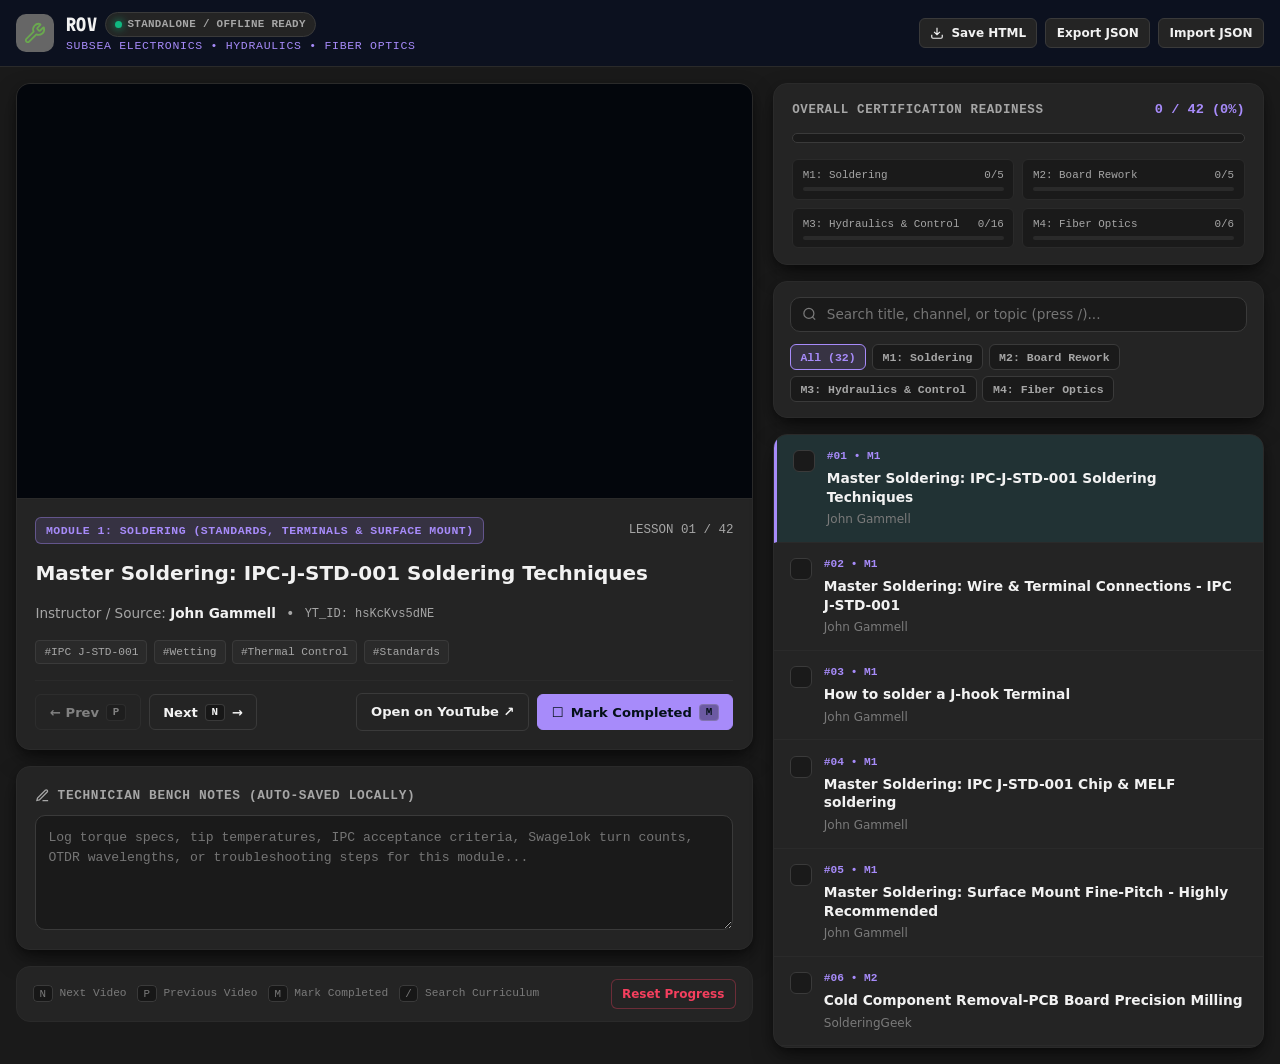
<file: index.html>
<!DOCTYPE html>
<html lang="en" class="dark">
<head>
  <meta charset="UTF-8" />
  <meta name="viewport" content="width=device-width, initial-scale=1.0, maximum-scale=5.0" />
  <meta name="theme-color" content="#1a1a1a" />
  <meta name="apple-mobile-web-app-capable" content="yes" />
  <meta name="apple-mobile-web-app-status-bar-style" content="black-translucent" />
  <meta name="apple-mobile-web-app-title" content="ROV" />
  <meta name="description" content="Complete ROV covering Soldering, Board Rework, Hydraulics, Fiber Optics, Electrical/HV Safety, Schematics, LARS, and HSEQ." />
  <title>ROV</title>
  <link rel="manifest" href="manifest.webmanifest" />
  <link rel="icon" href="favicon.ico" sizes="48x48" />
  <link rel="icon" href="favicon.svg" type="image/svg+xml" />
  <link rel="apple-touch-icon" href="apple-touch-icon.png" />
  <link rel="apple-touch-startup-image" href="splash/splash-iphone-se-750x1334.png" media="(device-width: 375px) and (device-height: 667px) and (-webkit-device-pixel-ratio: 2) and (orientation: portrait)" />
  <link rel="apple-touch-startup-image" href="splash/splash-iphone-13-14-1170x2532.png" media="(device-width: 390px) and (device-height: 844px) and (-webkit-device-pixel-ratio: 3) and (orientation: portrait)" />
  <link rel="apple-touch-startup-image" href="splash/splash-iphone-15-16-1179x2556.png" media="(device-width: 393px) and (device-height: 852px) and (-webkit-device-pixel-ratio: 3) and (orientation: portrait)" />
  <link rel="apple-touch-startup-image" href="splash/splash-iphone-16-pro-max-1320x2868.png" media="(device-width: 440px) and (device-height: 956px) and (-webkit-device-pixel-ratio: 3) and (orientation: portrait)" />
  <link rel="apple-touch-startup-image" href="splash/splash-ipad-air-11-1640x2360.png" media="(device-width: 820px) and (device-height: 1180px) and (-webkit-device-pixel-ratio: 2) and (orientation: portrait)" />
  <meta property="og:type" content="website" />
  <meta property="og:title" content="ROV" />
  <meta property="og:description" content="Self-led ROV maintainer training curriculum." />
  <meta property="og:url" content="https://sergioshklr.github.io/rov/" />
  <meta property="og:image" content="https://sergioshklr.github.io/rov/og.png?v=20261122" />
  <meta property="og:image:width" content="1200" />
  <meta property="og:image:height" content="630" />
  <meta name="twitter:card" content="summary_large_image" />
  <meta name="twitter:image" content="https://sergioshklr.github.io/rov/x-card.png?v=20261122" />
  <style>
    @font-face { font-family: "Martian Mono"; src: url("fonts/MartianMono-Condensed[wght].woff2") format("woff2"); font-weight: 100 800; font-style: normal; font-display: swap; }

    /* ==========================================================================
       DESIGN TOKENS & RESET (Zero-Dependency Tactical/Subsea Dark UI)
       ========================================================================== */
    :root {
      --bg-void: #0f0f0f;
      --bg-base: #1a1a1a;
      --bg-surface: #242424;
      --bg-elevated: #2a2a2a;
      --bg-hover: #333333;
      --border-subtle: #2a2a2a;
      --border-strong: #3a3a3a;
      --text-primary: #f2f2f2;
      --text-secondary: #a6a6a6;
      --text-muted: #7a7a7a;
      --accent-cyan: #a78bfa;
      --accent-cyan-dim: rgba(167, 139, 250, 0.14);
      --accent-cyan-border: rgba(167, 139, 250, 0.4);
      --accent-amber: #f59e0b;
      --accent-amber-dim: rgba(245, 158, 11, 0.15);
      --accent-emerald: #10b981;
      --accent-emerald-dim: rgba(16, 185, 129, 0.15);
      --accent-rose: #f43f5e;
      --font-brand: "Martian Mono", ui-monospace, monospace;
      --font-ui: system-ui, -apple-system, "Segoe UI", Roboto, "Helvetica Neue", Arial, sans-serif;
      --font-sans: var(--font-ui);
      --font-mono: ui-monospace, "SF Mono", Menlo, Consolas, "Liberation Mono", monospace;
      --radius-sm: 6px;
      --radius-md: 10px;
      --radius-lg: 14px;
      --shadow-card: 0 10px 25px -5px rgba(0, 0, 0, 0.55), 0 4px 10px -2px rgba(0, 0, 0, 0.4);
    }

    *, *::before, *::after {
      box-sizing: border-box;
      margin: 0;
      padding: 0;
    }

    html, body {
      background-color: var(--bg-base);
      color: var(--text-primary);
      font-family: var(--font-sans);
      line-height: 1.5;
      min-height: 100vh;
      overflow-x: hidden;
      -webkit-font-smoothing: antialiased;
    }

    /* Custom Scrollbars */
    ::-webkit-scrollbar {
      width: 8px;
      height: 8px;
    }
    ::-webkit-scrollbar-track {
      background: var(--bg-base);
    }
    ::-webkit-scrollbar-thumb {
      background: var(--border-strong);
      border-radius: 4px;
    }
    ::-webkit-scrollbar-thumb:hover {
      background: var(--text-muted);
    }

    /* ==========================================================================
       HEADER & TELEMETRY TOPBAR
       ========================================================================== */
    .topbar {
      position: sticky;
      top: 0;
      z-index: 50;
      background: rgba(11, 17, 32, 0.92);
      backdrop-filter: blur(12px);
      border-bottom: 1px solid var(--border-subtle);
      padding: 0.75rem 1rem;
    }

    .topbar-inner {
      max-width: 1440px;
      margin: 0 auto;
      display: flex;
      flex-wrap: wrap;
      align-items: center;
      justify-content: space-between;
      gap: 0.75rem;
    }

    .brand {
      display: flex;
      align-items: center;
      gap: 0.75rem;
    }

    .brand-icon {
      width: 38px;
      height: 38px;
      border-radius: var(--radius-md);
      background: #666666; /* SHKLR kit rev 4: ROV icon plate */
      color: #6aa84f; /* kit wrench colour */
      display: flex;
      align-items: center;
      justify-content: center;
      flex-shrink: 0;
    }

    .brand-title {
      font-family: var(--font-brand);
      font-size: 1.05rem;
      font-weight: 700;
      letter-spacing: 0.02em;
      text-transform: uppercase;
      color: var(--text-primary);
      display: flex;
      align-items: center;
      gap: 0.5rem;
    }

    .brand-sub {
      font-family: var(--font-mono);
      font-size: 0.72rem;
      color: var(--accent-cyan);
      text-transform: uppercase;
      letter-spacing: 0.06em;
    }

    .pwa-status-badge {
      display: inline-flex;
      align-items: center;
      gap: 0.35rem;
      font-family: var(--font-mono);
      font-size: 0.68rem;
      padding: 0.2rem 0.55rem;
      border-radius: 999px;
      background: var(--bg-surface);
      border: 1px solid var(--border-strong);
      color: var(--text-secondary);
    }

    .status-dot {
      width: 7px;
      height: 7px;
      border-radius: 50%;
      background: var(--accent-emerald);
      box-shadow: 0 0 8px var(--accent-emerald);
    }

    .status-dot.offline {
      background: var(--accent-amber);
      box-shadow: 0 0 8px var(--accent-amber);
    }

    .topbar-actions {
      display: flex;
      flex-wrap: wrap;
      align-items: center;
      gap: 0.5rem;
    }

    /* ==========================================================================
       BUTTONS & INTERACTIVE CONTROLS
       ========================================================================== */
    .btn {
      display: inline-flex;
      align-items: center;
      justify-content: center;
      gap: 0.45rem;
      font-family: var(--font-sans);
      font-size: 0.82rem;
      font-weight: 600;
      padding: 0.5rem 0.85rem;
      border-radius: var(--radius-sm);
      border: 1px solid var(--border-strong);
      background: var(--bg-surface);
      color: var(--text-primary);
      cursor: pointer;
      transition: all 0.15s ease;
      text-decoration: none;
      user-select: none;
      min-height: 36px;
    }

    .btn:hover {
      background: var(--bg-elevated);
      border-color: var(--text-muted);
    }

    .btn:active {
      transform: translateY(1px);
    }

    .btn:disabled {
      opacity: 0.45;
      cursor: not-allowed;
      pointer-events: none;
    }

    .btn-primary {
      background: var(--accent-cyan);
      border-color: var(--accent-cyan);
      color: #041019;
    }

    .btn-primary:hover {
      background: #22d3ee;
      border-color: #22d3ee;
    }

    .btn-success {
      background: var(--accent-emerald-dim);
      border-color: rgba(16, 185, 129, 0.5);
      color: #34d399;
    }

    .btn-success:hover {
      background: rgba(16, 185, 129, 0.25);
    }

    .btn-amber {
      background: var(--accent-amber-dim);
      border-color: rgba(245, 158, 11, 0.45);
      color: #fbbf24;
    }

    .btn-amber:hover {
      background: rgba(245, 158, 11, 0.25);
    }

    .btn-sm {
      font-size: 0.75rem;
      padding: 0.35rem 0.65rem;
      min-height: 30px;
    }

    .kbd {
      font-family: var(--font-mono);
      font-size: 0.68rem;
      padding: 0.1rem 0.35rem;
      border-radius: 4px;
      background: rgba(0, 0, 0, 0.35);
      border: 1px solid rgba(255, 255, 255, 0.15);
      color: inherit;
    }

    /* ==========================================================================
       MAIN LAYOUT GRID
       ========================================================================== */
    .app-container {
      max-width: 1440px;
      margin: 0 auto;
      padding: 1rem;
      display: grid;
      grid-template-columns: 1fr;
      gap: 1.25rem;
    }

    @media (min-width: 1080px) {
      .app-container {
        grid-template-columns: minmax(0, 1.35fr) minmax(380px, 0.9fr);
        align-items: start;
      }
    }

    /* ==========================================================================
       STAGE / VIDEO PLAYER PANEL
       ========================================================================== */
    .stage-column {
      display: flex;
      flex-direction: column;
      gap: 1rem;
    }

    .card {
      background: var(--bg-surface);
      border: 1px solid var(--border-subtle);
      border-radius: var(--radius-lg);
      box-shadow: var(--shadow-card);
      overflow: hidden;
    }

    .player-wrapper {
      position: relative;
      width: 100%;
      padding-top: 56.25%; /* 16:9 Aspect Ratio */
      background: #03060c;
      border-bottom: 1px solid var(--border-subtle);
    }

    .player-wrapper iframe {
      position: absolute;
      top: 0;
      left: 0;
      width: 100%;
      height: 100%;
      border: 0;
    }

    .offline-player-notice {
      position: absolute;
      inset: 0;
      display: none;
      flex-direction: column;
      align-items: center;
      justify-content: center;
      text-align: center;
      padding: 1.5rem;
      background: radial-gradient(circle at center, #0f172a, #050811);
      gap: 0.75rem;
    }

    .offline-player-notice.visible {
      display: flex;
    }

    .stage-body {
      padding: 1.15rem;
      display: flex;
      flex-direction: column;
      gap: 1rem;
    }

    .stage-meta-top {
      display: flex;
      flex-wrap: wrap;
      align-items: center;
      justify-content: space-between;
      gap: 0.5rem;
    }

    .module-pill {
      font-family: var(--font-mono);
      font-size: 0.72rem;
      font-weight: 600;
      text-transform: uppercase;
      letter-spacing: 0.04em;
      padding: 0.25rem 0.6rem;
      border-radius: var(--radius-sm);
      background: var(--accent-cyan-dim);
      border: 1px solid var(--accent-cyan-border);
      color: var(--accent-cyan);
    }

    .lesson-index {
      font-family: var(--font-mono);
      font-size: 0.78rem;
      color: var(--text-secondary);
    }

    .video-heading {
      font-size: 1.25rem;
      font-weight: 700;
      line-height: 1.35;
      color: var(--text-primary);
    }

    .channel-row {
      display: flex;
      flex-wrap: wrap;
      align-items: center;
      gap: 0.65rem;
      font-size: 0.85rem;
      color: var(--text-secondary);
    }

    .tag-list {
      display: flex;
      flex-wrap: wrap;
      gap: 0.4rem;
    }

    .tag {
      font-family: var(--font-mono);
      font-size: 0.7rem;
      padding: 0.18rem 0.5rem;
      border-radius: 4px;
      background: var(--bg-elevated);
      color: var(--text-secondary);
      border: 1px solid var(--border-strong);
    }

    .stage-controls {
      display: flex;
      flex-wrap: wrap;
      align-items: center;
      justify-content: space-between;
      gap: 0.65rem;
      padding-top: 0.75rem;
      border-top: 1px solid var(--border-subtle);
    }

    .nav-group {
      display: flex;
      align-items: center;
      gap: 0.5rem;
    }

    /* ==========================================================================
       TECHNICIAN BENCH NOTES
       ========================================================================== */
    .notes-panel {
      padding: 1.15rem;
      display: flex;
      flex-direction: column;
      gap: 0.65rem;
    }

    .notes-header {
      display: flex;
      align-items: center;
      justify-content: space-between;
      gap: 0.5rem;
    }

    .notes-title {
      font-family: var(--font-mono);
      font-size: 0.8rem;
      font-weight: 700;
      text-transform: uppercase;
      letter-spacing: 0.05em;
      color: var(--text-secondary);
      display: flex;
      align-items: center;
      gap: 0.45rem;
    }

    .notes-saved-indicator {
      font-family: var(--font-mono);
      font-size: 0.72rem;
      color: var(--accent-emerald);
      opacity: 0;
      transition: opacity 0.25s ease;
    }

    .notes-saved-indicator.show {
      opacity: 1;
    }

    .notes-textarea {
      width: 100%;
      min-height: 115px;
      resize: vertical;
      background: var(--bg-base);
      border: 1px solid var(--border-strong);
      border-radius: var(--radius-md);
      padding: 0.75rem;
      color: var(--text-primary);
      font-family: var(--font-mono);
      font-size: 0.82rem;
      line-height: 1.5;
      transition: border-color 0.15s ease;
    }

    .notes-textarea:focus {
      outline: none;
      border-color: var(--accent-cyan);
    }

    /* ==========================================================================
       CURRICULUM SIDEBAR & PROGRESS TELEMETRY
       ========================================================================== */
    .sidebar-column {
      display: flex;
      flex-direction: column;
      gap: 1rem;
    }

    .progress-card {
      padding: 1rem 1.15rem;
      display: flex;
      flex-direction: column;
      gap: 0.75rem;
    }

    .progress-header {
      display: flex;
      align-items: baseline;
      justify-content: space-between;
      gap: 0.5rem;
    }

    .progress-label {
      font-family: var(--font-mono);
      font-size: 0.78rem;
      font-weight: 700;
      text-transform: uppercase;
      letter-spacing: 0.05em;
      color: var(--text-secondary);
    }

    .progress-stats {
      font-family: var(--font-mono);
      font-size: 0.85rem;
      font-weight: 700;
      color: var(--accent-cyan);
    }

    .progress-track {
      width: 100%;
      height: 10px;
      background: var(--bg-base);
      border-radius: 999px;
      overflow: hidden;
      border: 1px solid var(--border-strong);
    }

    .progress-fill {
      height: 100%;
      width: 0%;
      background: linear-gradient(90deg, #0891b2, #10b981);
      transition: width 0.3s cubic-bezier(0.4, 0, 0.2, 1);
    }

    .module-mini-bars {
      display: grid;
      grid-template-columns: repeat(2, 1fr);
      gap: 0.5rem;
      padding-top: 0.25rem;
    }

    .mini-stat {
      background: var(--bg-base);
      border: 1px solid var(--border-subtle);
      border-radius: var(--radius-sm);
      padding: 0.45rem 0.6rem;
      display: flex;
      flex-direction: column;
      gap: 0.25rem;
    }

    .mini-stat-top {
      display: flex;
      justify-content: space-between;
      font-family: var(--font-mono);
      font-size: 0.68rem;
      color: var(--text-secondary);
    }

    .mini-track {
      height: 4px;
      background: var(--bg-elevated);
      border-radius: 2px;
      overflow: hidden;
    }

    .mini-fill {
      height: 100%;
      background: var(--accent-cyan);
      transition: width 0.3s ease;
    }

    /* Filter & Search Controls */
    .filter-card {
      padding: 0.9rem 1rem;
      display: flex;
      flex-direction: column;
      gap: 0.75rem;
    }

    .search-box {
      position: relative;
      width: 100%;
    }

    .search-input {
      width: 100%;
      background: var(--bg-base);
      border: 1px solid var(--border-strong);
      border-radius: var(--radius-md);
      padding: 0.55rem 0.85rem 0.55rem 2.25rem;
      color: var(--text-primary);
      font-family: var(--font-sans);
      font-size: 0.85rem;
    }

    .search-input:focus {
      outline: none;
      border-color: var(--accent-cyan);
    }

    .search-icon {
      position: absolute;
      left: 0.75rem;
      top: 50%;
      transform: translateY(-50%);
      color: var(--text-muted);
      pointer-events: none;
    }

    .filter-tabs {
      display: flex;
      flex-wrap: wrap;
      gap: 0.35rem;
    }

    .tab-btn {
      font-family: var(--font-mono);
      font-size: 0.72rem;
      font-weight: 600;
      padding: 0.35rem 0.6rem;
      border-radius: var(--radius-sm);
      background: var(--bg-base);
      border: 1px solid var(--border-strong);
      color: var(--text-secondary);
      cursor: pointer;
      transition: all 0.15s ease;
    }

    .tab-btn:hover {
      color: var(--text-primary);
      border-color: var(--text-muted);
    }

    .tab-btn.active {
      background: var(--accent-cyan-dim);
      border-color: var(--accent-cyan);
      color: var(--accent-cyan);
    }

    /* Curriculum List */
    .lesson-list {
      display: flex;
      flex-direction: column;
      max-height: 68vh;
      overflow-y: auto;
    }

    .lesson-item {
      display: flex;
      align-items: flex-start;
      gap: 0.75rem;
      padding: 0.85rem 1rem;
      border-bottom: 1px solid var(--border-subtle);
      cursor: pointer;
      transition: background 0.15s ease;
    }

    .lesson-item:last-child {
      border-bottom: none;
    }

    .lesson-item:hover {
      background: var(--bg-elevated);
    }

    .lesson-item.active {
      background: rgba(6, 182, 212, 0.09);
      border-left: 3px solid var(--accent-cyan);
    }

    .lesson-item.completed .lesson-item-title {
      color: var(--text-secondary);
    }

    .check-btn {
      width: 22px;
      height: 22px;
      border-radius: 6px;
      border: 1.5px solid var(--border-strong);
      background: var(--bg-base);
      display: flex;
      align-items: center;
      justify-content: center;
      flex-shrink: 0;
      margin-top: 2px;
      cursor: pointer;
      color: transparent;
      transition: all 0.15s ease;
    }

    .check-btn:hover {
      border-color: var(--accent-emerald);
    }

    .check-btn.checked {
      background: var(--accent-emerald);
      border-color: var(--accent-emerald);
      color: #03150e;
    }

    .lesson-item-content {
      flex: 1;
      min-width: 0;
      display: flex;
      flex-direction: column;
      gap: 0.25rem;
    }

    .lesson-item-header {
      display: flex;
      align-items: center;
      justify-content: space-between;
      gap: 0.5rem;
    }

    .lesson-num {
      font-family: var(--font-mono);
      font-size: 0.7rem;
      color: var(--accent-cyan);
      font-weight: 700;
    }

    .note-dot {
      font-family: var(--font-mono);
      font-size: 0.65rem;
      color: var(--accent-amber);
      background: var(--accent-amber-dim);
      padding: 0.05rem 0.35rem;
      border-radius: 4px;
    }

    .lesson-item-title {
      font-size: 0.86rem;
      font-weight: 600;
      color: var(--text-primary);
      line-height: 1.35;
    }

    .lesson-item-channel {
      font-size: 0.75rem;
      color: var(--text-muted);
    }

    .empty-state {
      padding: 2.5rem 1rem;
      text-align: center;
      color: var(--text-muted);
      font-size: 0.88rem;
    }

    /* ==========================================================================
       TOAST NOTIFICATION & DATA MODAL
       ========================================================================== */
    .toast {
      position: fixed;
      bottom: 1.25rem;
      right: 1.25rem;
      z-index: 100;
      background: var(--bg-elevated);
      border: 1px solid var(--accent-cyan-border);
      color: var(--text-primary);
      padding: 0.7rem 1rem;
      border-radius: var(--radius-md);
      font-size: 0.82rem;
      font-weight: 500;
      box-shadow: 0 12px 30px rgba(0, 0, 0, 0.65);
      transform: translateY(120%);
      opacity: 0;
      transition: all 0.25s ease;
      max-width: 340px;
    }

    .toast.show {
      transform: translateY(0);
      opacity: 1;
    }

    .data-bar {
      display: flex;
      flex-wrap: wrap;
      align-items: center;
      justify-content: space-between;
      gap: 0.5rem;
      padding: 0.75rem 1rem;
      background: var(--bg-surface);
      border: 1px solid var(--border-subtle);
      border-radius: var(--radius-lg);
    }

    .shortcut-hint {
      font-family: var(--font-mono);
      font-size: 0.7rem;
      color: var(--text-muted);
      display: flex;
      flex-wrap: wrap;
      gap: 0.65rem;
    }

    @media (max-width: 640px) {
      .shortcut-hint {
        display: none;
      }
      .video-heading {
        font-size: 1.08rem;
      }
    }
  </style>
</head>
<body>

  <!-- TOP TELEMETRY & PWA BAR -->
  <header class="topbar">
    <div class="topbar-inner">
      <div class="brand">
        <div class="brand-icon" aria-hidden="true">
          <svg width="22" height="22" viewBox="0 0 24 24" fill="none" stroke="currentColor" stroke-width="2" stroke-linecap="round" stroke-linejoin="round">
            <path d="M14.7 6.3a1 1 0 0 0 0 1.4l1.6 1.6a1 1 0 0 0 1.4 0l3.106-3.105c.32-.322.863-.22.983.218a6 6 0 0 1-8.259 7.057l-7.91 7.91a1 1 0 0 1-2.999-3l7.91-7.91a6 6 0 0 1 7.057-8.259c.438.12.54.662.219.984z"/>
          </svg>
        </div>
        <div>
          <div class="brand-title">
            ROV
            <span id="pwa-badge" class="pwa-status-badge" title="Progressive Web App & Offline Cache Status">
              <span id="net-dot" class="status-dot"></span>
              <span id="pwa-status-text">PWA READY</span>
            </span>
          </div>
          <div class="brand-sub">Subsea Electronics &bull; Hydraulics &bull; Fiber Optics</div>
        </div>
      </div>

      <div class="topbar-actions">
        <button id="btn-install-pwa" class="btn btn-amber btn-sm" style="display: none;" title="Install as Standalone App">
          <svg width="14" height="14" viewBox="0 0 24 24" fill="none" stroke="currentColor" stroke-width="2.2"><path d="M12 3v12m0 0l-4-4m4 4l4-4M4 17v2a2 2 0 002 2h12a2 2 0 002-2v-2"/></svg>
          Install App
        </button>
        <button id="btn-download-html" class="btn btn-sm" title="Download this complete self-contained HTML file for offline use">
          <svg width="14" height="14" viewBox="0 0 24 24" fill="none" stroke="currentColor" stroke-width="2"><path d="M21 15v4a2 2 0 01-2 2H5a2 2 0 01-2-2v-4M7 10l5 5 5-5M12 15V3"/></svg>
          Save HTML
        </button>
        <button id="btn-export-json" class="btn btn-sm" title="Export progress and notes to JSON">
          Export JSON
        </button>
        <button id="btn-import-json" class="btn btn-sm" title="Import progress and notes from JSON">
          Import JSON
        </button>
        <input type="file" id="import-file-input" accept=".json,application/json" style="display: none;" />
      </div>
    </div>
  </header>

  <!-- MAIN WORKSPACE -->
  <main class="app-container">

    <!-- LEFT / TOP: VIDEO STAGE & TECHNICIAN BENCH NOTES -->
    <section class="stage-column">
      <article class="card">
        <div class="player-wrapper">
          <iframe
            id="yt-player"
            title="ROV Video Player"
            allow="accelerometer; autoplay; clipboard-write; encrypted-media; gyroscope; picture-in-picture; web-share"
            allowfullscreen
            referrerpolicy="strict-origin-when-cross-origin">
          </iframe>
          <div id="offline-notice" class="offline-player-notice">
            <svg width="36" height="36" viewBox="0 0 24 24" fill="none" stroke="#f59e0b" stroke-width="2"><path d="M1 1l22 22M16.72 11.06A10.94 10.94 0 0119 12.55M5 12.55a10.94 10.94 0 015.17-2.39M10.71 5.05A16 16 0 0122.58 9M1.42 9a15.91 15.91 0 014.7-2.88M8.53 16.11a6 6 0 016.95 0M12 20h.01"/></svg>
            <strong>Offline Mode Active</strong>
            <p style="font-size: 0.85rem; color: var(--text-secondary); max-width: 360px;">
              YouTube video streaming requires an active network connection. Your curriculum index, completion checkboxes, and technician notes remain fully available offline.
            </p>
          </div>
        </div>

        <div class="stage-body">
          <div class="stage-meta-top">
            <span id="stage-module" class="module-pill">Module 1: Soldering</span>
            <span id="stage-counter" class="lesson-index">LESSON — / —</span>
          </div>

          <h1 id="stage-title" class="video-heading"></h1>

          <div class="channel-row">
            <span>Instructor / Source: <strong id="stage-channel" style="color: var(--text-primary);">—</strong></span>
            <span>&bull;</span>
            <span id="stage-yt-id" style="font-family: var(--font-mono); font-size: 0.75rem;">ID: —</span>
          </div>

          <div id="stage-tags" class="tag-list"></div>

          <div class="stage-controls">
            <div class="nav-group">
              <button id="btn-prev" class="btn" title="Previous Lesson (Shortcut: P)">
                &larr; Prev <span class="kbd">P</span>
              </button>
              <button id="btn-next" class="btn" title="Next Lesson (Shortcut: N)">
                Next <span class="kbd">N</span> &rarr;
              </button>
            </div>

            <div class="nav-group">
              <a id="btn-open-yt" href="#" target="_blank" rel="noopener noreferrer" class="btn" title="Open video directly on YouTube">
                Open on YouTube &#8599;
              </a>
              <button id="btn-toggle-complete" class="btn btn-primary" title="Toggle Completed (Shortcut: M)">
                <span id="complete-btn-icon">&#9744;</span>
                <span id="complete-btn-text">Mark Completed</span>
                <span class="kbd">M</span>
              </button>
            </div>
          </div>
        </div>
      </article>

      <!-- TECHNICIAN NOTES -->
      <article class="card notes-panel">
        <div class="notes-header">
          <div class="notes-title">
            <svg width="15" height="15" viewBox="0 0 24 24" fill="none" stroke="currentColor" stroke-width="2"><path d="M12 20h9M16.5 3.5a2.121 2.121 0 013 3L7 19l-4 1 1-4L16.5 3.5z"/></svg>
            Technician Bench Notes (Auto-Saved Locally)
          </div>
          <span id="notes-saved-badge" class="notes-saved-indicator">SAVED TO STORAGE</span>
        </div>
        <textarea
          id="notes-input"
          class="notes-textarea"
          placeholder="Log torque specs, tip temperatures, IPC acceptance criteria, Swagelok turn counts, OTDR wavelengths, or troubleshooting steps for this module..."></textarea>
      </article>

      <!-- KEYBOARD SHORTCUTS FOOTER -->
      <div class="data-bar">
        <div class="shortcut-hint">
          <span><span class="kbd">N</span> Next Video</span>
          <span><span class="kbd">P</span> Previous Video</span>
          <span><span class="kbd">M</span> Mark Completed</span>
          <span><span class="kbd">/</span> Search Curriculum</span>
        </div>
        <button id="btn-reset-progress" class="btn btn-sm" style="color: var(--accent-rose); border-color: rgba(244, 63, 94, 0.35);">
          Reset Progress
        </button>
      </div>
    </section>

    <!-- RIGHT: PROGRESS TELEMETRY & CURRICULUM INDEX -->
    <aside class="sidebar-column">
      <!-- COMPLETION PROGRESS -->
      <div class="card progress-card">
        <div class="progress-header">
          <span class="progress-label">Overall Certification Readiness</span>
          <span id="overall-stats" class="progress-stats">0 / 42 (0%)</span>
        </div>
        <div class="progress-track">
          <div id="overall-bar" class="progress-fill"></div>
        </div>

        <div class="module-mini-bars" id="module-mini-bars">
          <!-- Populated dynamically -->
        </div>
      </div>

      <!-- FILTER & SEARCH -->
      <div class="card filter-card">
        <div class="search-box">
          <svg class="search-icon" width="15" height="15" viewBox="0 0 24 24" fill="none" stroke="currentColor" stroke-width="2"><circle cx="11" cy="11" r="8"/><path d="M21 21l-4.35-4.35"/></svg>
          <input
            type="search"
            id="search-input"
            class="search-input"
            placeholder="Search title, channel, or topic (press /)..." />
        </div>

        <div class="filter-tabs" id="filter-tabs">
          <button class="tab-btn active" data-module="all">All (32)</button>
          <button class="tab-btn" data-module="1">M1: Soldering</button>
          <button class="tab-btn" data-module="2">M2: Board Rework</button>
          <button class="tab-btn" data-module="3">M3: Hydraulics &amp; Control</button>
          <button class="tab-btn" data-module="4">M4: Fiber Optics</button>
        </div>
      </div>

      <!-- LESSON LIST -->
      <div class="card">
        <div id="lesson-list" class="lesson-list" role="list">
          <!-- Populated dynamically -->
        </div>
      </div>
    </aside>

  </main>

  <!-- TOAST FEEDBACK -->
  <div id="toast" class="toast" role="status" aria-live="polite"></div>

  <script>
    /* ==========================================================================
       1. CURRICULUM DATASET (32 Curated Videos in Exact Sequence)
       ========================================================================== */
    const MODULES = {
      1: { short: "M1: Soldering", full: "Module 1: Soldering (Standards, Terminals & Surface Mount)" },
      2: { short: "M2: Board Rework", full: "Module 2: Board & Mechanical Repair (Milling, Pad/Trace Reconstruction)" },
      3: { short: "M3: Hydraulics & Control", full: "Module 3: Relays, Servos, Fittings & Hydraulics" },
      4: { short: "M4: Fiber Optics", full: "Module 4: Fiber Optic Repair (Stripping, Cleaving, Splicing & OTDR)" },
      5: { short: "M5: Electrical & Safety", full: "Module 5: Electrical Systems, HV Safety, LOTO & Insulation Testing" },
      6: { short: "M6: Hydraulic Schematics", full: "Module 6: Hydraulic Circuit Schematics & System Diagnostics" },
      7: { short: "M7: LARS & HSEQ", full: "Module 7: Launch & Recovery Systems, PTW, Toolbox Talks & Operations" }
    };

    const CURRICULUM = [
      // Module 1: Soldering (Standards, Terminals & Surface Mount)
      { num: 1, id: "hsKcKvs5dNE", module: 1, title: "Master Soldering: IPC-J-STD-001 Soldering Techniques", channel: "John Gammell", tags: ["IPC J-STD-001", "Wetting", "Thermal Control", "Standards"] },
      { num: 2, id: "bWIaUtqTPaM", module: 1, title: "Master Soldering: Wire & Terminal Connections - IPC J-STD-001", channel: "John Gammell", tags: ["Turret Terminals", "Cup Terminals", "Wire Prep", "Harnessing"] },
      { num: 3, id: "xhescTuFs-U", module: 1, title: "How to solder a J-hook Terminal", channel: "John Gammell", tags: ["J-Hook", "Mechanical Wrap", "Stress Relief", "Subsea Interconnect"] },
      { num: 4, id: "_6tpQE7ptqo", module: 1, title: "Master Soldering: IPC J-STD-001 Chip & MELF soldering", channel: "John Gammell", tags: ["SMD Passives", "MELF", "Fillets", "IPC Inspection"] },
      { num: 5, id: "6PB0u8irn-4", module: 1, title: "Master Soldering: Surface Mount Fine-Pitch - Highly Recommended", channel: "John Gammell", tags: ["Fine-Pitch QFP", "Drag Soldering", "Flux Management", "IC Rework"] },

      // Module 2: Board & Mechanical Repair (Milling, Pad/Trace Reconstruction & Damage)
      { num: 6, id: "m0TkfCRudDU", module: 2, title: "Cold Component Removal-PCB Board Precision Milling", channel: "SolderingGeek", tags: ["Precision Milling", "Cold Removal", "Substrate Protection"] },
      { num: 7, id: "B6FDkP7_glU", module: 2, title: "IPC 7711/7721 Circuit Board Repair Guide — Complete Introduction", channel: "Circuit Technology Center, Inc.", tags: ["IPC-7711/7721", "Laminate Repair", "2M Standards", "Rework Overview"] },
      { num: 8, id: "AR0lb7YI0v4", module: 2, title: "How To Repair Damaged / Missing PCB Pads || 4 Great Methods", channel: "Mr SolderFix", tags: ["Lifted Pads", "Epoxy Bonding", "Pad Reconstruction"] },
      { num: 9, id: "fzAMAZFv9D0", module: 2, title: "How To Repair Damaged PCB Pads / Traces || Copper Soldering", channel: "Mr SolderFix", tags: ["Broken Traces", "Copper Foil", "Jumper Routing"] },
      { num: 10, id: "JtPmpqRWU2Q", module: 2, title: "How To Repair Damaged Pads, Traces and IC Pins", channel: "Mr SolderFix", tags: ["IC Pin Restoration", "Micro-Jumpers", "PCB Triage"] },

      // Module 3: Relays, Servos, Fittings & Hydraulics
      { num: 11, id: "FFL6cXns0R4", module: 3, title: "How Relays Work | Electromagnetic Relays Explained", channel: "ISCA Engineering", tags: ["Electromagnetic Relays", "Coil & Contacts", "Switching"] },
      { num: 12, id: "n594CkrP6xE", module: 3, title: "How Relays Work - Basic Working Principle", channel: "The Engineering Mindset", tags: ["NO/NC Contacts", "Flyback Protection", "Control Circuits"] },
      { num: 13, id: "_lrk2yN4Vnk", module: 3, title: "How a Relay Works in Electrical Schematics", channel: "Chris Guyatt", tags: ["Ladder Schematics", "Troubleshooting", "Control Logic"] },
      { num: 14, id: "q1labA0dx0M", module: 3, title: "Proportional Hydraulics, Proportional Valve, Servo Valve - How It Works", channel: "learnchannel", tags: ["Servo Valves", "Proportional Control", "Manipulators"] },
      { num: 15, id: "5jmSS8EQ-9M", module: 3, title: "What are Servo Control Valves? - Tutorials and Explanation", channel: "Instrumentation Tools", tags: ["Closed-Loop", "Spool Actuation", "Electro-Hydraulic"] },
      { num: 16, id: "jB_Nyje_HNE", module: 3, title: "How to Assemble Tube Fittings (1\" and Under)", channel: "Swagelok", tags: ["Swagelok", "Twin-Ferrule", "1-1/4 Turns", "Gap Gauge"] },
      { num: 17, id: "4vVaZ91niQk", module: 3, title: "How to Assemble Tube Adapters (1\" and Under)", channel: "Swagelok", tags: ["Tube Adapters", "High Pressure", "Leak-Free Seal"] },
      { num: 18, id: "_x2LVd2oPW4", module: 3, title: "Parker Triple-Lok Hydraulic Fitting Assembly", channel: "Parker Hannifin", tags: ["Triple-Lok", "37-Degree Flare", "Torque Specs"] },
      { num: 19, id: "miL2OhH5xwU", module: 3, title: "Mastering JIC Connections: Step-by-Step Assembly Guide", channel: "Tompkins Industries, INC", tags: ["JIC 37°", "Flats From Wrench Resistance", "Hydraulic Hoses"] },
      { num: 20, id: "nxwIegjzyUU", module: 3, title: "How to Assemble the Parflex 51R Field Attachable Hydraulic Fittings", channel: "Parker Hannifin", tags: ["Field Attachable", "Thermoplastic Hose", "Subsea Whip Repair"] },
      { num: 21, id: "Isc08DU6WTE", module: 3, title: "Relief Valve Basics", channel: "LunchBox Sessions", tags: ["Pressure Relief", "Overpressure Protection", "HPU"] },
      { num: 22, id: "nuMgLgBNG1k", module: 3, title: "How To Interpret Pressure Valves", channel: "LunchBox Sessions", tags: ["Hydraulic Schematics", "Sequence & Reducing Valves"] },
      { num: 23, id: "h67OZtgbTlY", module: 3, title: "How to Use System Pressure to Troubleshoot", channel: "LunchBox Sessions", tags: ["Pressure Diagnostics", "Internal Leakage", "Fault Isolation"] },
      { num: 24, id: "jcCG6yJw1FY", module: 3, title: "Pressure Compensated Pump Adjustments - Part 1", channel: "LunchBox Sessions", tags: ["Variable Displacement", "Compensator Spool", "ROV HPU"] },
      { num: 25, id: "Wbr0LxEPoCY", module: 3, title: "Hydraulics Maintenance and Troubleshooting Stories", channel: "LunchBox Sessions", tags: ["Field Maintenance", "Contamination Control", "Diagnostics"] },
      { num: 26, id: "mETStnqhHmM", module: 3, title: "Tecnadyne PC2X Pressure Compensator Operation", channel: "Tecnadyne", tags: ["Subsea Pressure Compensation", "Oil-Filled Pods", "Depth Rating"] },

      // Module 4: Fiber Optic Repair (Stripping, Cleaving, Splicing, Testing & Full Course)
      { num: 27, id: "KrCF5niXrfo", module: 4, title: "Fundamentals of Fiber Optic Stripping | Johnny's Tool Box", channel: "Fiber Instrument Sales", tags: ["Buffer Stripping", "Cladding Safety", "Fiber Prep"] },
      { num: 28, id: "svlOdan3Lns", module: 4, title: "How To Strip Fiber Optic Cable | Instructional", channel: "Fiber Instrument Sales", tags: ["Jacket Removal", "Kevlar Strength Member", "Tether Prep"] },
      { num: 29, id: "iyCtMSSX9-0", module: 4, title: "Cleaving: Prepping Fiber Optic Cable | Instructional", channel: "Fiber Instrument Sales", tags: ["Precision Cleaver", "End-Face Angle", "Splice Prep"] },
      { num: 30, id: "vjpkQbgbAik", module: 4, title: "How To Splice Ribbon Fiber | Instructional", channel: "Fiber Instrument Sales", tags: ["Fusion Splicing", "Arc Calibration", "Low Attenuation"] },
      { num: 31, id: "xChGVAIfxoY", module: 4, title: "Using Real Time On An OTDR | Instructional", channel: "Fiber Instrument Sales", tags: ["OTDR Diagnostics", "Reflectance", "Tether Fault Location"] },
      { num: 32, id: "pXy2s8bfRY4", module: 4, title: "Free 2 Hour Fiber Optic Training", channel: "Fiber Instrument Sales", tags: ["Complete Fiber Course", "Connectors", "Testing & Loss Budget"] },

      // Module 5: Electrical Systems, HV Safety, LOTO & Insulation Testing
      { num: 33, id: "SADu74RhfGA", module: 5, title: "MTCS Online High Voltage Training Course (Isolation & Proving Dead)", channel: "MTCS UK | Offshore Competence & Training", tags: ["HV Isolation", "LOTO", "Proving Dead", "ROV HV", "IMCA R005"] },
      { num: 34, id: "HcvJ_Xp-ofo", module: 5, title: "OSHA Lockout Tagout Safety Video: Electrical LOTO Procedure Training", channel: "Safelyio", tags: ["LOTO", "Energy Isolation", "OSHA", "Verification"] },
      { num: 35, id: "3Q90RTNPJ2M", module: 5, title: "SR Cables Testing & Meggering! Insulation Resistance Testing", channel: "EHT Group", tags: ["Insulation Resistance", "Megger", "IR Testing", "Umbilical"] },

      // Module 6: Hydraulic Circuit Schematics & System Diagnostics
      { num: 36, id: "hrBq6GBPLKc", module: 6, title: "How To Read Hydraulic Power Unit Schematics", channel: "LunchBox Sessions", tags: ["HPU Schematic", "Pump Symbols", "Reservoir", "Filters"] },
      { num: 37, id: "4wp5jpGdumM", module: 6, title: "How To Read Valve Section Schematics", channel: "LunchBox Sessions", tags: ["Directional Valves", "Relief Valves", "Circuit Reading"] },
      { num: 38, id: "p2hra4R0_KI", module: 6, title: "How to Read Cylinder Section Schematics", channel: "LunchBox Sessions", tags: ["Actuators", "Cylinder Symbols", "Schematic Reading"] },

      // Module 7: Launch & Recovery Systems, PTW, Toolbox Talks & Operations
      { num: 39, id: "dTmz1fsyQsY", module: 7, title: "ROV - Launch and Recovery System. Winch & A-Frame", channel: "Ennsub", tags: ["LARS", "A-Frame", "Winch", "ROV Deployment"] },
      { num: 40, id: "9uXWTCUnEng", module: 7, title: "From re-spool to ready — Launch and Recovery System (LARS) assembly", channel: "Bishop Lifting", tags: ["LARS Assembly", "Wire Rope", "Winch Re-spool"] },
      { num: 41, id: "LZrqRKzVz9U", module: 7, title: "Permit to work system in oil and gas industry | PTW Safety Complete Training", channel: "SoNu SiNgH Refinery", tags: ["PTW", "Permit to Work", "Offshore Safety", "HSEQ"] },
      { num: 42, id: "cbXpHHiAp00", module: 7, title: "How to Conduct an Effective Toolbox Talk | Complete HSE Training Guide", channel: "DORIS HSE DOMAIN", tags: ["Toolbox Talk", "TBT", "Risk Assessment", "Pre-job Brief"] }
    ];

    /* ==========================================================================
       2. STATE MANAGEMENT & LOCALSTORAGE PERSISTENCE
       ========================================================================== */
    const STORAGE_KEY = "rov_maintainer_pwa_state_v1";

    let appState = {
      activeVideoId: CURRICULUM[0].id,
      completed: {}, // { [videoId]: true }
      notes: {},     // { [videoId]: "string" }
      filterModule: "all",
      searchQuery: ""
    };

    function loadState() {
      try {
        const raw = localStorage.getItem(STORAGE_KEY);
        if (raw) {
          const parsed = JSON.parse(raw);
          appState = {
            ...appState,
            ...parsed,
            completed: parsed.completed || {},
            notes: parsed.notes || {}
          };
        }
      } catch (err) {
        console.warn("Unable to read localStorage:", err);
      }
    }

    function saveState() {
      try {
        localStorage.setItem(STORAGE_KEY, JSON.stringify(appState));
      } catch (err) {
        console.warn("Unable to write localStorage:", err);
      }
    }

    /* ==========================================================================
       3. SERVICE WORKER REGISTRATION (manifest + icons: static manifest.webmanifest)
       ========================================================================== */
    function initPWA() {
      // Register the service worker (sw.js next to index.html; scope = this folder, /rov/ on Pages).
      // A blob: URL can't be used here: browsers only register service workers from http(s) script URLs.
      const badgeText = document.getElementById("pwa-status-text");
      if ("serviceWorker" in navigator && (window.location.protocol === "https:" || window.location.hostname === "localhost" || window.location.hostname === "127.0.0.1")) {
        navigator.serviceWorker.register("./sw.js", { scope: "./" })
          .then(() => navigator.serviceWorker.ready)
          .then(() => { badgeText.textContent = "PWA + SW ACTIVE"; })
          .catch((err) => {
            console.warn("Service worker registration failed:", err);
            badgeText.textContent = "LOCAL STORAGE READY";
          });
      } else {
        badgeText.textContent = "STANDALONE / OFFLINE READY";
      }

      // Handle beforeinstallprompt for native PWA installation
      let deferredPrompt = null;
      const installBtn = document.getElementById("btn-install-pwa");

      window.addEventListener("beforeinstallprompt", (e) => {
        e.preventDefault();
        deferredPrompt = e;
        installBtn.style.display = "inline-flex";
      });

      installBtn.addEventListener("click", async () => {
        if (!deferredPrompt) {
          showToast("Use your browser menu ('Add to Home Screen' or 'Install App') to install.");
          return;
        }
        deferredPrompt.prompt();
        const { outcome } = await deferredPrompt.userChoice;
        if (outcome === "accepted") {
          installBtn.style.display = "none";
          showToast("App installed successfully.");
        }
        deferredPrompt = null;
      });

      window.addEventListener("appinstalled", () => {
        installBtn.style.display = "none";
        badgeText.textContent = "INSTALLED APP";
        showToast("ROV installed!");
      });
    }

    /* ==========================================================================
       4. UI RENDERING & PLAYER CONTROLLER
       ========================================================================== */
    const els = {
      player: document.getElementById("yt-player"),
      offlineNotice: document.getElementById("offline-notice"),
      netDot: document.getElementById("net-dot"),
      stageModule: document.getElementById("stage-module"),
      stageCounter: document.getElementById("stage-counter"),
      stageTitle: document.getElementById("stage-title"),
      stageChannel: document.getElementById("stage-channel"),
      stageYtId: document.getElementById("stage-yt-id"),
      stageTags: document.getElementById("stage-tags"),
      btnPrev: document.getElementById("btn-prev"),
      btnNext: document.getElementById("btn-next"),
      btnOpenYt: document.getElementById("btn-open-yt"),
      btnToggleComplete: document.getElementById("btn-toggle-complete"),
      completeBtnIcon: document.getElementById("complete-btn-icon"),
      completeBtnText: document.getElementById("complete-btn-text"),
      notesInput: document.getElementById("notes-input"),
      notesSavedBadge: document.getElementById("notes-saved-badge"),
      overallStats: document.getElementById("overall-stats"),
      overallBar: document.getElementById("overall-bar"),
      moduleMiniBars: document.getElementById("module-mini-bars"),
      searchInput: document.getElementById("search-input"),
      filterTabs: document.getElementById("filter-tabs"),
      lessonList: document.getElementById("lesson-list"),
      toast: document.getElementById("toast")
    };

    let toastTimer = null;
    function showToast(msg) {
      els.toast.textContent = msg;
      els.toast.classList.add("show");
      clearTimeout(toastTimer);
      toastTimer = setTimeout(() => {
        els.toast.classList.remove("show");
      }, 3000);
    }

    function getActiveIndex() {
      const idx = CURRICULUM.findIndex((item) => item.id === appState.activeVideoId);
      return idx >= 0 ? idx : 0;
    }

    function renderStage() {
      const idx = getActiveIndex();
      const video = CURRICULUM[idx];
      if (!video) return;
      appState.activeVideoId = video.id;

      const targetSrc = `https://www.youtube-nocookie.com/embed/${video.id}?rel=0&modestbranding=1`;
      if (els.player) {
        els.player.src = targetSrc;
        els.player.setAttribute("data-vid", video.id);
      }

      if (els.stageModule && MODULES[video.module]) els.stageModule.textContent = MODULES[video.module].full;
      if (els.stageCounter) els.stageCounter.textContent = `LESSON ${String(video.num).padStart(2, "0")} / ${CURRICULUM.length}`;
      if (els.stageTitle) els.stageTitle.textContent = video.title;
      if (els.stageChannel) els.stageChannel.textContent = video.channel;
      if (els.stageYtId) els.stageYtId.textContent = `YT_ID: ${video.id}`;
      els.btnOpenYt.href = `https://www.youtube.com/watch?v=${video.id}`;

      // Tags
      if (els.stageTags) els.stageTags.innerHTML = video.tags
        .map((t) => `<span class="tag">#${escapeHtml(t)}</span>`)
        .join("");

      // Prev/Next buttons
      els.btnPrev.disabled = idx === 0;
      els.btnNext.disabled = idx === CURRICULUM.length - 1;

      // Completed button state
      const isDone = Boolean(appState.completed[video.id]);
      if (isDone) {
        els.btnToggleComplete.className = "btn btn-success";
        els.completeBtnIcon.innerHTML = "&#9745;";
        els.completeBtnText.textContent = "Completed";
      } else {
        els.btnToggleComplete.className = "btn btn-primary";
        els.completeBtnIcon.innerHTML = "&#9744;";
        els.completeBtnText.textContent = "Mark Completed";
      }

      // Technician notes
      els.notesInput.value = appState.notes[video.id] || "";
    }

    function renderProgress() {
      const total = CURRICULUM.length;
      const doneCount = CURRICULUM.filter((v) => appState.completed[v.id]).length;
      const pct = Math.round((doneCount / total) * 100);

      els.overallStats.textContent = `${doneCount} / ${total} (${pct}%)`;
      els.overallBar.style.width = `${pct}%`;

      // Per-module mini telemetry bars
      const moduleIds = [1, 2, 3, 4];
      els.moduleMiniBars.innerHTML = moduleIds.map((mId) => {
        const modVideos = CURRICULUM.filter((v) => v.module === mId);
        const modDone = modVideos.filter((v) => appState.completed[v.id]).length;
        const modPct = Math.round((modDone / modVideos.length) * 100);
        return `
          <div class="mini-stat">
            <div class="mini-stat-top">
              <span>${MODULES[mId].short}</span>
              <span>${modDone}/${modVideos.length}</span>
            </div>
            <div class="mini-track">
              <div class="mini-fill" style="width: ${modPct}%;"></div>
            </div>
          </div>
        `;
      }).join("");
    }

    function renderLessonList() {
      const query = appState.searchQuery.trim().toLowerCase();
      const modFilter = appState.filterModule;

      const filtered = CURRICULUM.filter((v) => {
        const matchesMod = modFilter === "all" || String(v.module) === String(modFilter);
        if (!matchesMod) return false;
        if (!query) return true;
        const haystack = `${v.num} ${v.title} ${v.channel} ${v.tags.join(" ")}`.toLowerCase();
        return haystack.includes(query);
      });

      if (filtered.length === 0) {
        els.lessonList.innerHTML = `<div class="empty-state">No curriculum lessons match your current filter or search query.</div>`;
        return;
      }

      els.lessonList.innerHTML = filtered.map((v) => {
        const isActive = v.id === appState.activeVideoId;
        const isDone = Boolean(appState.completed[v.id]);
        const hasNote = Boolean(appState.notes[v.id] && appState.notes[v.id].trim().length > 0);

        return `
          <div class="lesson-item ${isActive ? "active" : ""} ${isDone ? "completed" : ""}" data-id="${v.id}" role="listitem">
            <button
              type="button"
              class="check-btn ${isDone ? "checked" : ""}"
              data-check-id="${v.id}"
              title="${isDone ? "Mark as Incomplete" : "Mark as Completed"}"
              aria-label="Toggle completion for ${escapeHtml(v.title)}">
              &#10003;
            </button>
            <div class="lesson-item-content">
              <div class="lesson-item-header">
                <span class="lesson-num">#${String(v.num).padStart(2, "0")} &bull; M${v.module}</span>
                ${hasNote ? `<span class="note-dot">NOTE</span>` : ""}
              </div>
              <div class="lesson-item-title">${escapeHtml(v.title)}</div>
              <div class="lesson-item-channel">${escapeHtml(v.channel)}</div>
            </div>
          </div>
        `;
      }).join("");


    }

    function escapeHtml(str) {
      return String(str)
        .replace(/&/g, "&amp;")
        .replace(/</g, "&lt;")
        .replace(/>/g, "&gt;")
        .replace(/"/g, "&quot;")
        .replace(/'/g, "&#039;");
    }

    function selectVideo(videoId) {
      appState.activeVideoId = videoId;
      saveState();
      renderStage();
      renderLessonList();
    }

    function toggleVideoComplete(videoId) {
      if (appState.completed[videoId]) {
        delete appState.completed[videoId];
      } else {
        appState.completed[videoId] = true;
      }
      saveState();
      renderStage();
      renderProgress();
      renderLessonList();
    }

    /* ==========================================================================
       5. EVENT LISTENERS, KEYBOARD SHORTCUTS, EXPORT/IMPORT & DOWNLOAD
       ========================================================================== */
    function bindEvents() {
      // Lesson list clicks (delegated)
      els.lessonList.addEventListener("click", (e) => {
        const checkBtn = e.target.closest("[data-check-id]");
        if (checkBtn) {
          e.stopPropagation();
          toggleVideoComplete(checkBtn.getAttribute("data-check-id"));
          return;
        }
        const item = e.target.closest(".lesson-item");
        if (item) {
          selectVideo(item.getAttribute("data-id"));
        }
      });

      // Stage navigation & completion
      els.btnPrev.addEventListener("click", () => {
        const idx = getActiveIndex();
        if (idx > 0) selectVideo(CURRICULUM[idx - 1].id);
      });

      els.btnNext.addEventListener("click", () => {
        const idx = getActiveIndex();
        if (idx < CURRICULUM.length - 1) selectVideo(CURRICULUM[idx + 1].id);
      });

      els.btnToggleComplete.addEventListener("click", () => {
        toggleVideoComplete(appState.activeVideoId);
      });

      // Auto-save technician notes
      let noteSaveTimeout = null;
      els.notesInput.addEventListener("input", () => {
        const vid = appState.activeVideoId;
        appState.notes[vid] = els.notesInput.value;
        saveState();
        els.notesSavedBadge.classList.add("show");
        clearTimeout(noteSaveTimeout);
        noteSaveTimeout = setTimeout(() => {
          els.notesSavedBadge.classList.remove("show");
          renderLessonList(); // Update NOTE indicator badge
        }, 900);
      });

      // Filter tabs
      els.filterTabs.addEventListener("click", (e) => {
        const btn = e.target.closest(".tab-btn");
        if (!btn) return;
        appState.filterModule = btn.getAttribute("data-module");
        els.filterTabs.querySelectorAll(".tab-btn").forEach((b) => b.classList.remove("active"));
        btn.classList.add("active");
        saveState();
        renderLessonList();
      });

      // Search input
      els.searchInput.value = appState.searchQuery;
      els.searchInput.addEventListener("input", () => {
        appState.searchQuery = els.searchInput.value;
        saveState();
        renderLessonList();
      });

      // Keyboard shortcuts (N, P, M, /) when not typing in input/textarea
      document.addEventListener("keydown", (e) => {
        const tag = document.activeElement.tagName.toLowerCase();
        if (tag === "input" || tag === "textarea") {
          if (e.key === "Escape") document.activeElement.blur();
          return;
        }
        if (e.key === "n" || e.key === "N") {
          e.preventDefault();
          els.btnNext.click();
        } else if (e.key === "p" || e.key === "P") {
          e.preventDefault();
          els.btnPrev.click();
        } else if (e.key === "m" || e.key === "M") {
          e.preventDefault();
          els.btnToggleComplete.click();
        } else if (e.key === "/") {
          e.preventDefault();
          els.searchInput.focus();
        }
      });

      // Download Self-Contained HTML File
      document.getElementById("btn-download-html").addEventListener("click", () => {
        const doctype = "<!DOCTYPE html>\n";
        const htmlContent = doctype + document.documentElement.outerHTML;
        const blob = new Blob([htmlContent], { type: "text/html;charset=utf-8" });
        const url = URL.createObjectURL(blob);
        const a = document.createElement("a");
        a.href = url;
        a.download = "rov-maintainer-curriculum.html";
        document.body.appendChild(a);
        a.click();
        document.body.removeChild(a);
        URL.revokeObjectURL(url);
        showToast("Saved self-contained HTML app to your device.");
      });

      // Export JSON Progress
      document.getElementById("btn-export-json").addEventListener("click", () => {
        const payload = {
          exportedAt: new Date().toISOString(),
          curriculumVersion: "1.0",
          completed: appState.completed,
          notes: appState.notes
        };
        const blob = new Blob([JSON.stringify(payload, null, 2)], { type: "application/json" });
        const url = URL.createObjectURL(blob);
        const a = document.createElement("a");
        a.href = url;
        a.download = `rov-training-progress-${new Date().toISOString().slice(0, 10)}.json`;
        document.body.appendChild(a);
        a.click();
        document.body.removeChild(a);
        URL.revokeObjectURL(url);
        showToast("Exported progress & technician notes JSON.");
      });

      // Import JSON Progress
      const importInput = document.getElementById("import-file-input");
      document.getElementById("btn-import-json").addEventListener("click", () => {
        importInput.click();
      });

      importInput.addEventListener("change", (e) => {
        const file = e.target.files[0];
        if (!file) return;
        const reader = new FileReader();
        reader.onload = (ev) => {
          try {
            const imported = JSON.parse(ev.target.result);
            if (imported && typeof imported === "object") {
              appState.completed = imported.completed || {};
              appState.notes = imported.notes || {};
              saveState();
              renderStage();
              renderProgress();
              renderLessonList();
              showToast("Progress & notes imported successfully.");
            }
          } catch (err) {
            showToast("Invalid JSON backup file.");
          }
          importInput.value = "";
        };
        reader.readAsText(file);
      });

      // Reset Progress (two-step inline confirmation without confirm())
      const resetBtn = document.getElementById("btn-reset-progress");
      let resetArmed = false;
      let resetTimer = null;
      resetBtn.addEventListener("click", () => {
        if (!resetArmed) {
          resetArmed = true;
          resetBtn.textContent = "Click Again to Confirm Reset";
          resetBtn.style.background = "rgba(244, 63, 94, 0.2)";
          resetTimer = setTimeout(() => {
            resetArmed = false;
            resetBtn.textContent = "Reset Progress";
            resetBtn.style.background = "";
          }, 3500);
        } else {
          clearTimeout(resetTimer);
          resetArmed = false;
          resetBtn.textContent = "Reset Progress";
          resetBtn.style.background = "";
          appState.completed = {};
          appState.notes = {};
          saveState();
          renderStage();
          renderProgress();
          renderLessonList();
          showToast("All progress and notes cleared.");
        }
      });

      // Online / Offline network status detection
      function updateNetworkUI() {
        const online = navigator.onLine;
        if (online) {
          els.netDot.classList.remove("offline");
          els.offlineNotice.classList.remove("visible");
        } else {
          els.netDot.classList.add("offline");
          els.offlineNotice.classList.add("visible");
        }
      }
      window.addEventListener("online", updateNetworkUI);
      window.addEventListener("offline", updateNetworkUI);
      updateNetworkUI();
    }

    /* ==========================================================================
       6. BOOTSTRAP APPLICATION
       ========================================================================== */
    window.addEventListener("DOMContentLoaded", () => {
      try { loadState(); } catch (e) { console.error("loadState", e); }
      try {
        if (els.filterTabs) {
          els.filterTabs.querySelectorAll(".tab-btn").forEach((btn) => {
            btn.classList.toggle("active", btn.getAttribute("data-module") === String(appState.filterModule));
          });
        }
      } catch (e) { console.error("tabs", e); }
      try { initPWA(); } catch (e) { console.error("initPWA", e); }
      try { bindEvents(); } catch (e) { console.error("bindEvents", e); }
      try { renderStage(); } catch (e) { console.error("renderStage", e); }
      try { renderProgress(); } catch (e) { console.error("renderProgress", e); }
      try { renderLessonList(); } catch (e) { console.error("renderLessonList", e); }
    });
  </script>
</body>
</html>
</file>
